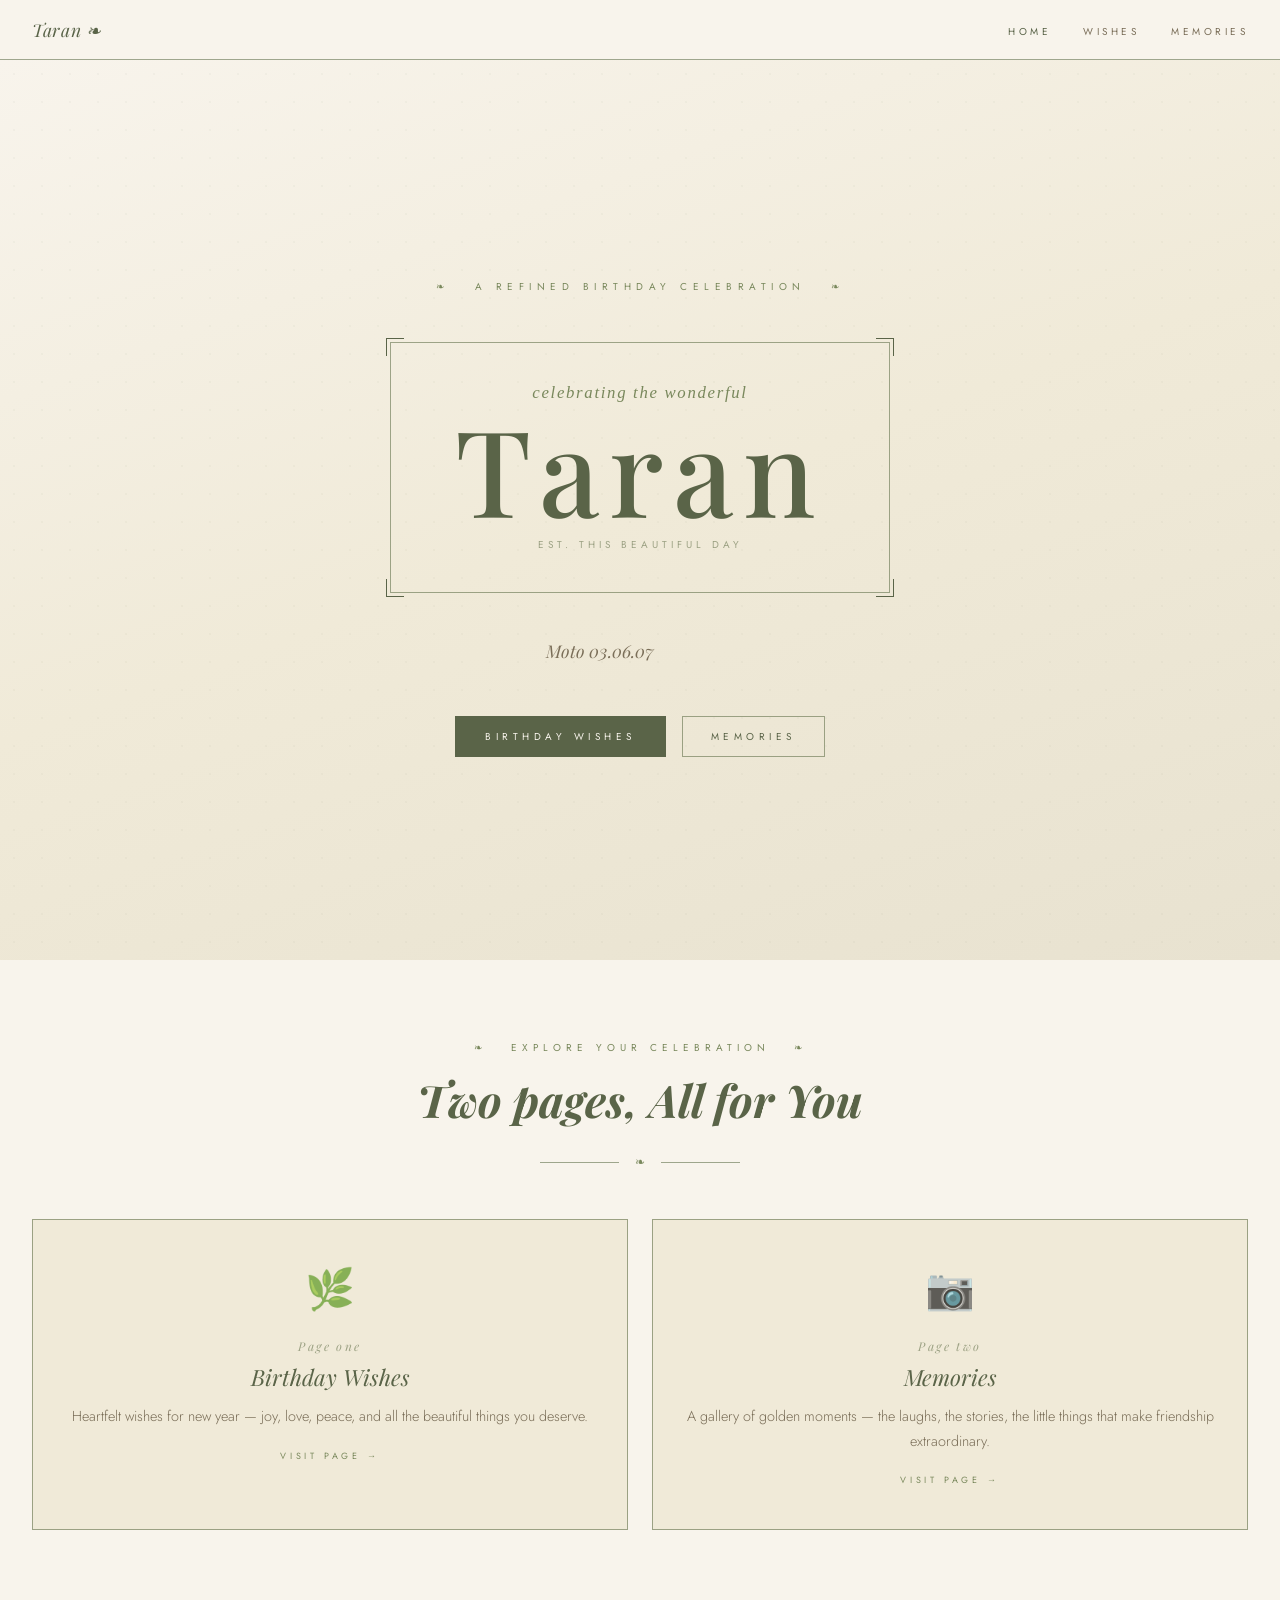
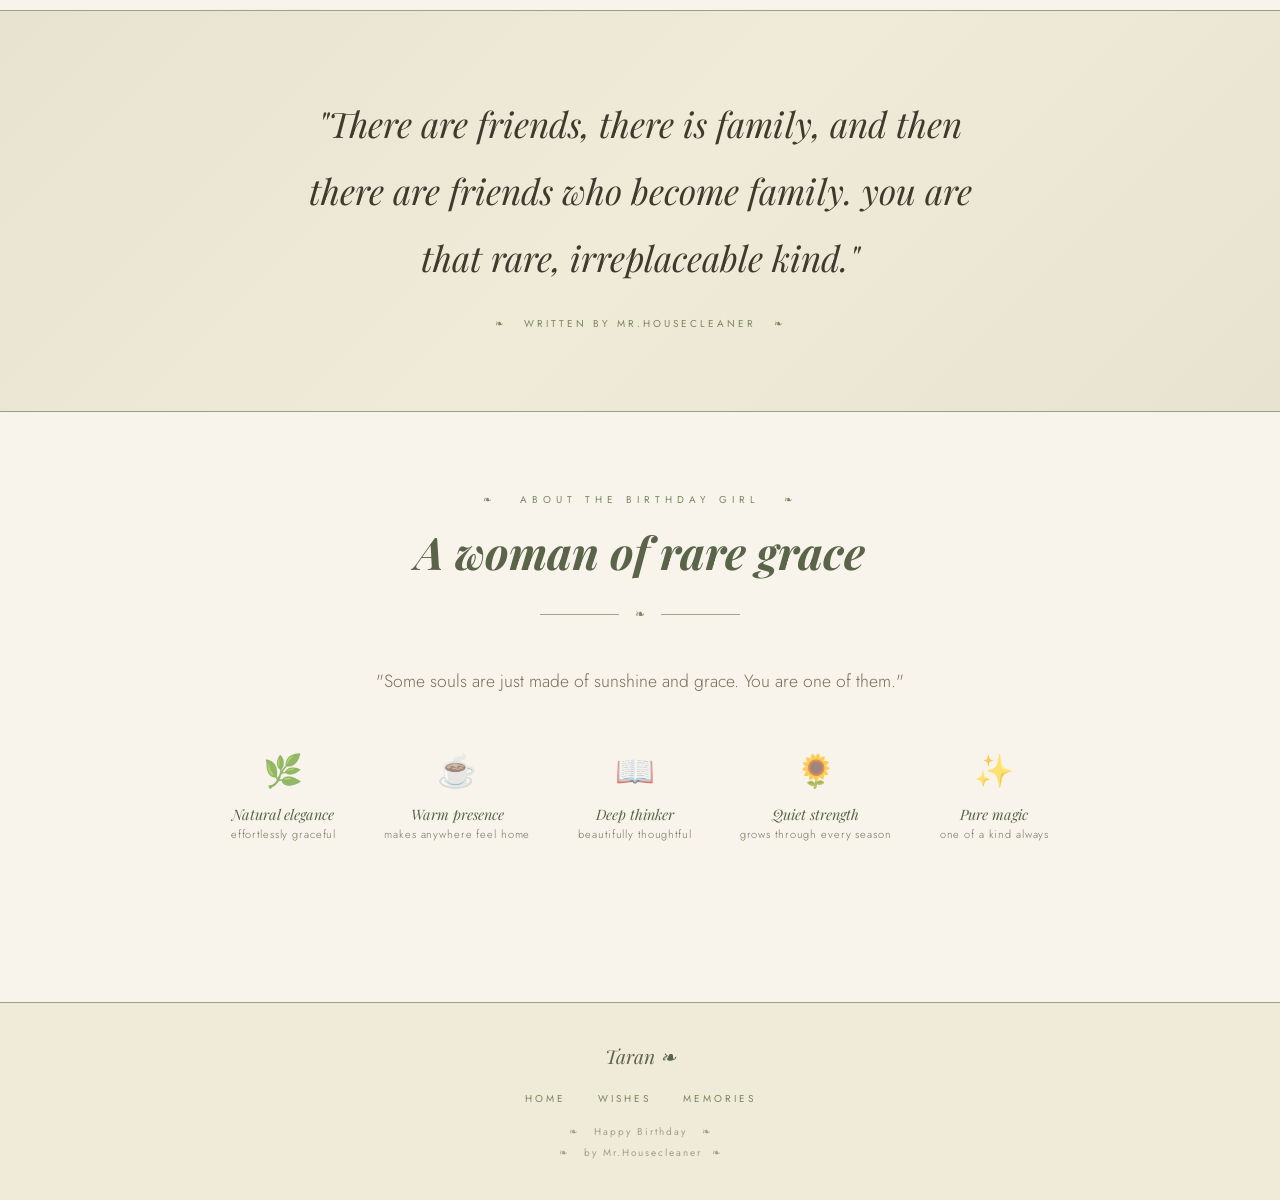
<file: index.html>
<!DOCTYPE html>
<html lang="en">
<head>
<meta charset="UTF-8">
<meta name="viewport" content="width=device-width, initial-scale=1.0">
<title>Happy Birthday, Taran ❧</title>
<link rel="stylesheet" href="style.css">
<style>
/* ── HOME HERO ── */
.hero{
  min-height:100vh;display:flex;flex-direction:column;
  align-items:center;justify-content:center;
  text-align:center;padding:5rem 2rem 4rem;
  background:linear-gradient(160deg,#f8f4ec 0%,#f0ead8 50%,#e8e2d0 100%);
  position:relative;
}
.hero::before{
  content:'';position:absolute;inset:0;
  background-image:radial-gradient(circle,rgba(90,100,72,0.04) 1px,transparent 1px);
  background-size:28px 28px;
}
.hero-content{position:relative;z-index:1}
.hero-pre{
  font-size:10px;letter-spacing:0.55em;color:var(--sage-light);
  text-transform:uppercase;margin-bottom:3rem;
  animation:fadeUp 1s ease both;
}
.frame-box{
  border:1px solid var(--sage-dim);padding:2.5rem 4rem;
  position:relative;margin-bottom:2.5rem;display:inline-block;
  animation:fadeUp 1s 0.25s ease both;
}
.frame-box::before{content:'';position:absolute;top:-5px;left:-5px;width:18px;height:18px;border-top:1.5px solid var(--sage);border-left:1.5px solid var(--sage)}
.frame-box::after{content:'';position:absolute;bottom:-5px;right:-5px;width:18px;height:18px;border-bottom:1.5px solid var(--sage);border-right:1.5px solid var(--sage)}
.fc-tr{position:absolute;top:-5px;right:-5px;width:18px;height:18px;border-top:1.5px solid var(--sage);border-right:1.5px solid var(--sage)}
.fc-bl{position:absolute;bottom:-5px;left:-5px;width:18px;height:18px;border-bottom:1.5px solid var(--sage);border-left:1.5px solid var(--sage)}
.hero-florish{
  font-family:'IM Fell English',serif;font-size:1.05rem;
  color:var(--sage-light);margin-bottom:0.5rem;font-style:italic;letter-spacing:0.1em;
}
.hero-name{
  font-family:'Playfair Display',serif;
  font-size:clamp(4rem,12vw,7.5rem);
  font-weight:500;color:var(--sage);line-height:0.95;letter-spacing:0.08em;
}
.hero-tagline{
  font-family:'Jost',sans-serif;font-size:10px;letter-spacing:0.4em;
  color:var(--sage-dim);text-transform:uppercase;margin-top:0.75rem;
}
.hero-desc{
  font-family:'Playfair Display',serif;font-size:1.1rem;font-style:italic;
  color:var(--warm);max-width:420px;line-height:2;
  animation:fadeUp 1s 0.55s ease both;
}
.hero-cta{
  margin-top:3rem;display:flex;gap:1rem;justify-content:center;flex-wrap:wrap;
  animation:fadeUp 1s 0.75s ease both;
}

/* ── SECTION NAV CARDS ── */
.pages-section{padding:5rem 2rem;text-align:center}
.cards-grid{
  display:grid;grid-template-columns:repeat(auto-fit,minmax(260px,1fr));
  gap:1.5rem;margin-top:3rem;
}
.page-card{
  background:var(--ivory2);border:0.5px solid var(--sage-dim);
  padding:2.5rem 2rem;text-align:center;text-decoration:none;color:inherit;
  transition:transform 0.3s,box-shadow 0.3s,background 0.3s;display:block;
  position:relative;overflow:hidden;
}
.page-card::after{
  content:'';position:absolute;bottom:0;left:0;right:0;
  height:2px;background:var(--sage);transform:scaleX(0);
  transform-origin:left;transition:transform 0.35s ease;
}
.page-card:hover{transform:translateY(-4px);box-shadow:0 12px 32px rgba(90,100,72,0.1);background:var(--ivory)}
.page-card:hover::after{transform:scaleX(1)}
.card-icon{font-size:2.5rem;display:block;margin-bottom:1.25rem;opacity:0.7}
.card-num{
  font-family:'Playfair Display',serif;font-size:0.75rem;font-style:italic;
  color:var(--sage-dim);margin-bottom:0.5rem;letter-spacing:0.2em;
}
.card-title{
  font-family:'Playfair Display',serif;font-size:1.4rem;font-style:italic;
  color:var(--sage);margin-bottom:0.75rem;
}
.card-desc{font-size:0.9rem;color:var(--warm);line-height:1.7;font-weight:300}
.card-link{
  display:inline-block;margin-top:1.25rem;font-size:9px;letter-spacing:0.4em;
  text-transform:uppercase;color:var(--sage-light);
}

/* ── QUOTE STRIP ── */
.quote-strip{
  padding:5rem 2rem;text-align:center;
  background:linear-gradient(135deg,var(--ivory3),var(--ivory2),var(--ivory3));
  border-top:0.5px solid var(--sage-dim);border-bottom:0.5px solid var(--sage-dim);
}
.big-quote{
  font-family:'Playfair Display',serif;font-size:clamp(1.4rem,3.5vw,2.2rem);
  font-style:italic;color:var(--earth);max-width:680px;
  margin:0 auto;line-height:1.9;font-weight:400;
}
.quote-attr{
  margin-top:1.5rem;font-size:10px;letter-spacing:0.3em;
  text-transform:uppercase;color:var(--sage-light);
}

/* ── ABOUT STRIP ── */
.about-strip{padding:5rem 2rem;text-align:center}
.about-text{
  font-size:1.1rem;color:var(--warm);line-height:2.1;
  font-weight:300;max-width:640px;margin:0 auto;
}
.traits{
  display:flex;justify-content:center;gap:3rem;flex-wrap:wrap;
  margin-top:3rem;
}
.trait{text-align:center}
.trait-icon{font-size:2rem;display:block;margin-bottom:0.6rem;opacity:0.65}
.trait-name{
  font-family:'Playfair Display',serif;font-size:0.9rem;font-style:italic;
  color:var(--sage);margin-bottom:2px;
}
.trait-desc{font-size:11px;color:var(--warm);letter-spacing:0.08em;font-weight:300}

@media(max-width:600px){
  .frame-box{padding:2rem 2rem}
  .hero-name{font-size:3.5rem}
  .cards-grid{grid-template-columns:1fr}
  .traits{gap:2rem}
}
</style>
</head>
<body>

<!-- NAV -->
<nav>
  <a href="index.html" class="nav-logo">Taran ❧</a>
  <ul class="nav-links">
    <li><a href="index.html" class="active">Home</a></li>
    <li><a href="wishes.html">Wishes</a></li>
    <li><a href="memories.html">Memories</a></li>
  </ul>
  <div class="nav-burger" onclick="toggleMenu()" aria-label="Menu">
    <span></span><span></span><span></span>
  </div>
</nav>
<div class="mobile-menu" id="mobileMenu">
  <ul>
    <li><a href="index.html">Home</a></li>
    <li><a href="wishes.html">Wishes</a></li>
    <li><a href="memories.html">Memories</a></li>
    <li><a href="gifts.html">Gifts</a></li>
  </ul>
</div>

<div class="page">

<!-- HERO -->
<section class="hero">
  <div class="hero-content">
    <div class="hero-pre">❧ &nbsp; A refined birthday celebration &nbsp; ❧</div>
    <div class="frame-box">
      <div class="fc-tr"></div><div class="fc-bl"></div>
      <div class="hero-florish">celebrating the wonderful</div>
      <div class="hero-name">Taran</div>
      <div class="hero-tagline">Est. this beautiful day</div>
    </div>
    <p class="hero-desc">  Moto 03.06.07  </p>
    <div class="hero-cta">
      <a href="wishes.html" class="btn-sage">Birthday Wishes</a>
      <a href="memories.html" class="btn-outline">Memories</a>
    </div>
  </div>
</section>

<!-- SECTION CARDS -->
<section class="pages-section">
  <div class="section-label">❧ &nbsp; explore your celebration &nbsp; ❧</div>
  <h2 class="section-title"> Two pages, All for You</h2>
  <div class="rule"><span></span><em>❧</em><span></span></div>

  <div class="cards-grid">
    <a href="wishes.html" class="page-card reveal">
      <span class="card-icon">🌿</span>
      <div class="card-num">Page one</div>
      <div class="card-title">Birthday Wishes</div>
      <p class="card-desc">Heartfelt wishes for new year — joy, love, peace, and all the beautiful things you deserve.</p>
      <span class="card-link">Visit page →</span>
    </a>
    <a href="memories.html" class="page-card reveal">
      <span class="card-icon">📷</span>
      <div class="card-num">Page two</div>
      <div class="card-title">Memories</div>
      <p class="card-desc">A gallery of golden moments — the laughs, the stories, the little things that make friendship extraordinary.</p>
      <span class="card-link">Visit page →</span>
    </a>
   
  </div>
</section>

<!-- QUOTE -->
<section class="quote-strip reveal">
  <p class="big-quote">"There are friends, there is family, and then there are friends who become family. you are that rare, irreplaceable kind."</p>
  <div class="quote-attr">❧ &nbsp; written by Mr.Housecleaner &nbsp; ❧</div>
</section>

<!-- ABOUT -->
<section class="about-strip">
  <div class="section-label reveal">❧ &nbsp; about the birthday girl &nbsp; ❧</div>
  <h2 class="section-title reveal">A woman of rare grace</h2>
  <div class="rule reveal"><span></span><em>❧</em><span></span></div>
  <p class="about-text reveal">
    "Some souls are just made of sunshine and grace. You are one of them."
  </p>
  <div class="traits">
    <div class="trait reveal"><span class="trait-icon">🌿</span><div class="trait-name">Natural elegance</div><div class="trait-desc">effortlessly graceful</div></div>
    <div class="trait reveal"><span class="trait-icon">☕</span><div class="trait-name">Warm presence</div><div class="trait-desc">makes anywhere feel home</div></div>
    <div class="trait reveal"><span class="trait-icon">📖</span><div class="trait-name">Deep thinker</div><div class="trait-desc">beautifully thoughtful</div></div>
    <div class="trait reveal"><span class="trait-icon">🌻</span><div class="trait-name">Quiet strength</div><div class="trait-desc">grows through every season</div></div>
    <div class="trait reveal"><span class="trait-icon">✨</span><div class="trait-name">Pure magic</div><div class="trait-desc">one of a kind always</div></div>
  </div>
</section>

</div><!-- end .page -->

<!-- FOOTER -->
<site-footer>
  <div class="footer-name">Taran ❧</div>
  <ul class="footer-links">
    <li><a href="index.html">Home</a></li>
    <li><a href="wishes.html">Wishes</a></li>
    <li><a href="memories.html">Memories</a></li>
  </ul>
  <div class="footer-copy">❧ &nbsp; Happy Birthday &nbsp; ❧</div>
  <div class="footer-copy">❧ &nbsp; by Mr.Housecleaner&nbsp; ❧</div>
</site-footer>

<script>
function toggleMenu(){document.getElementById('mobileMenu').classList.toggle('open')}
const revs=document.querySelectorAll('.reveal');
const io=new IntersectionObserver(e=>e.forEach(el=>{if(el.isIntersecting){el.target.classList.add('visible');io.unobserve(el.target)}}),{threshold:0.1});
revs.forEach(r=>io.observe(r));
</script>
</body>
</html>
</file>
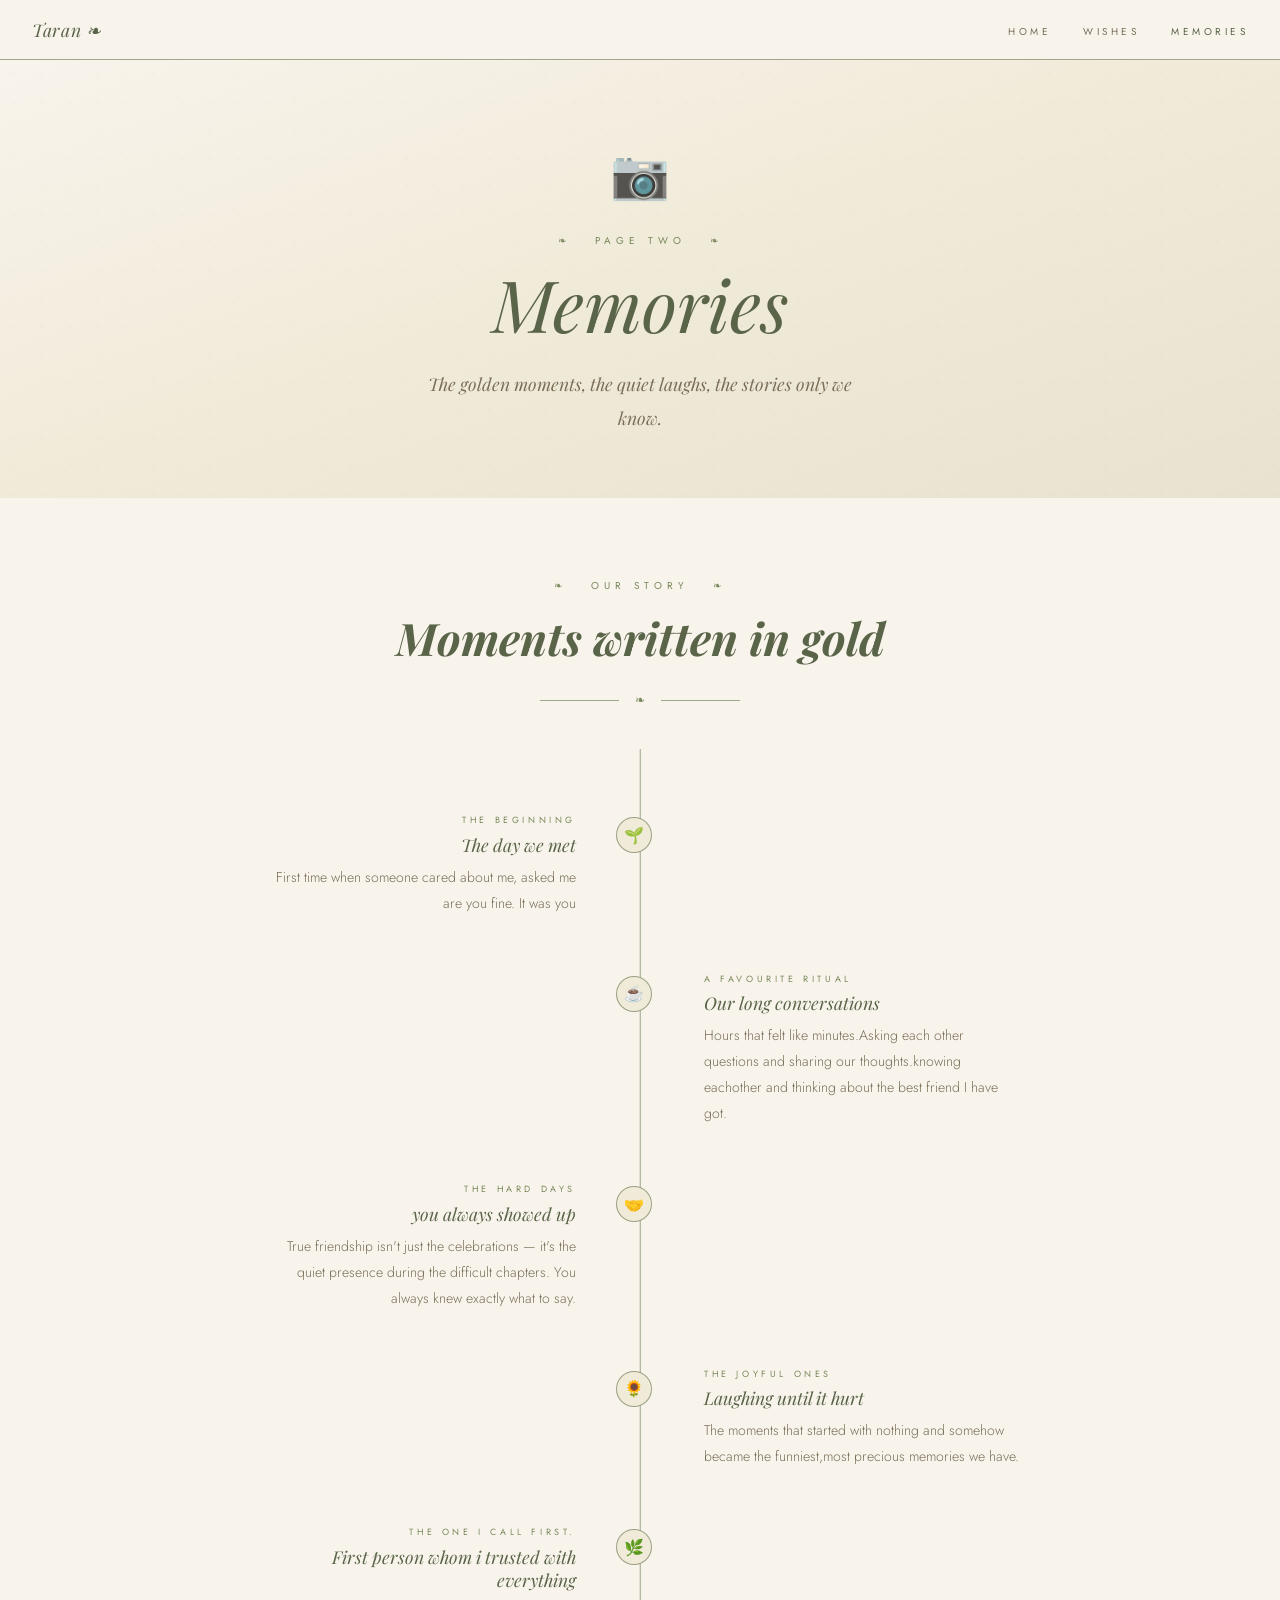
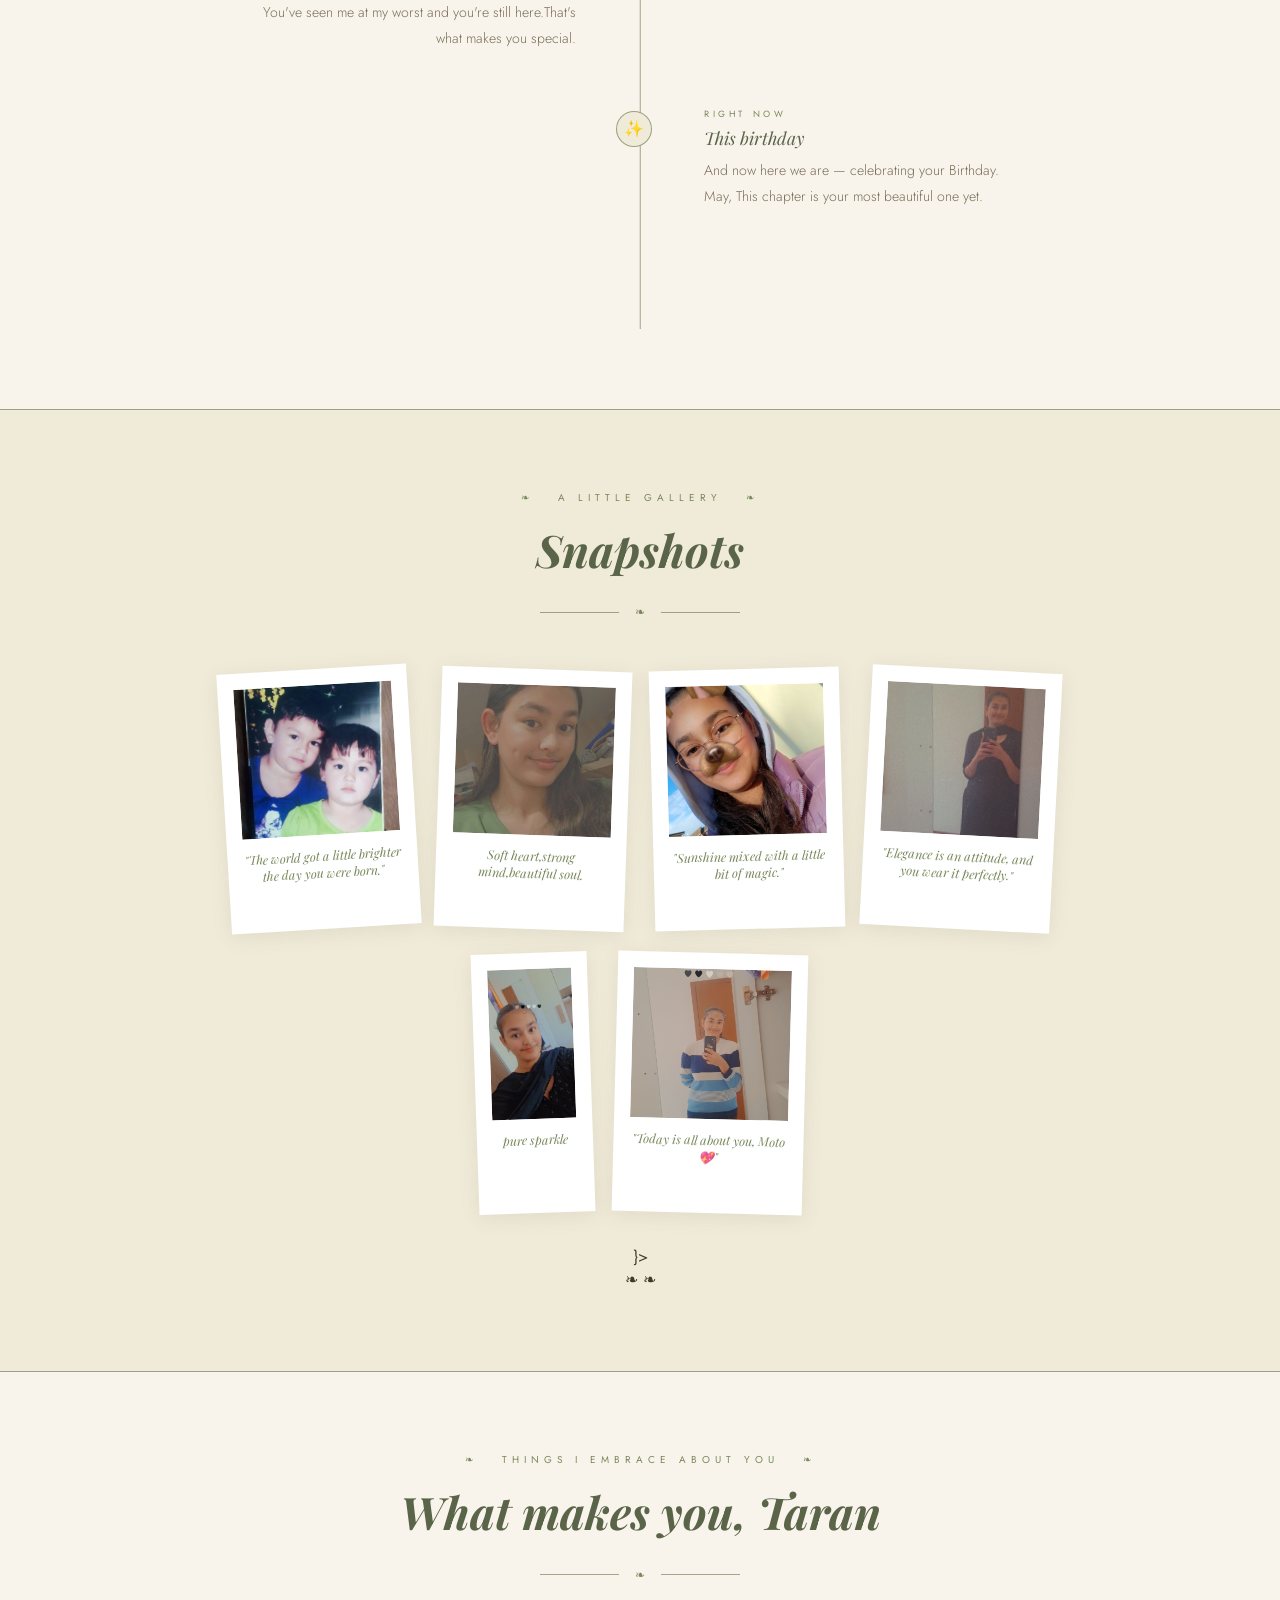
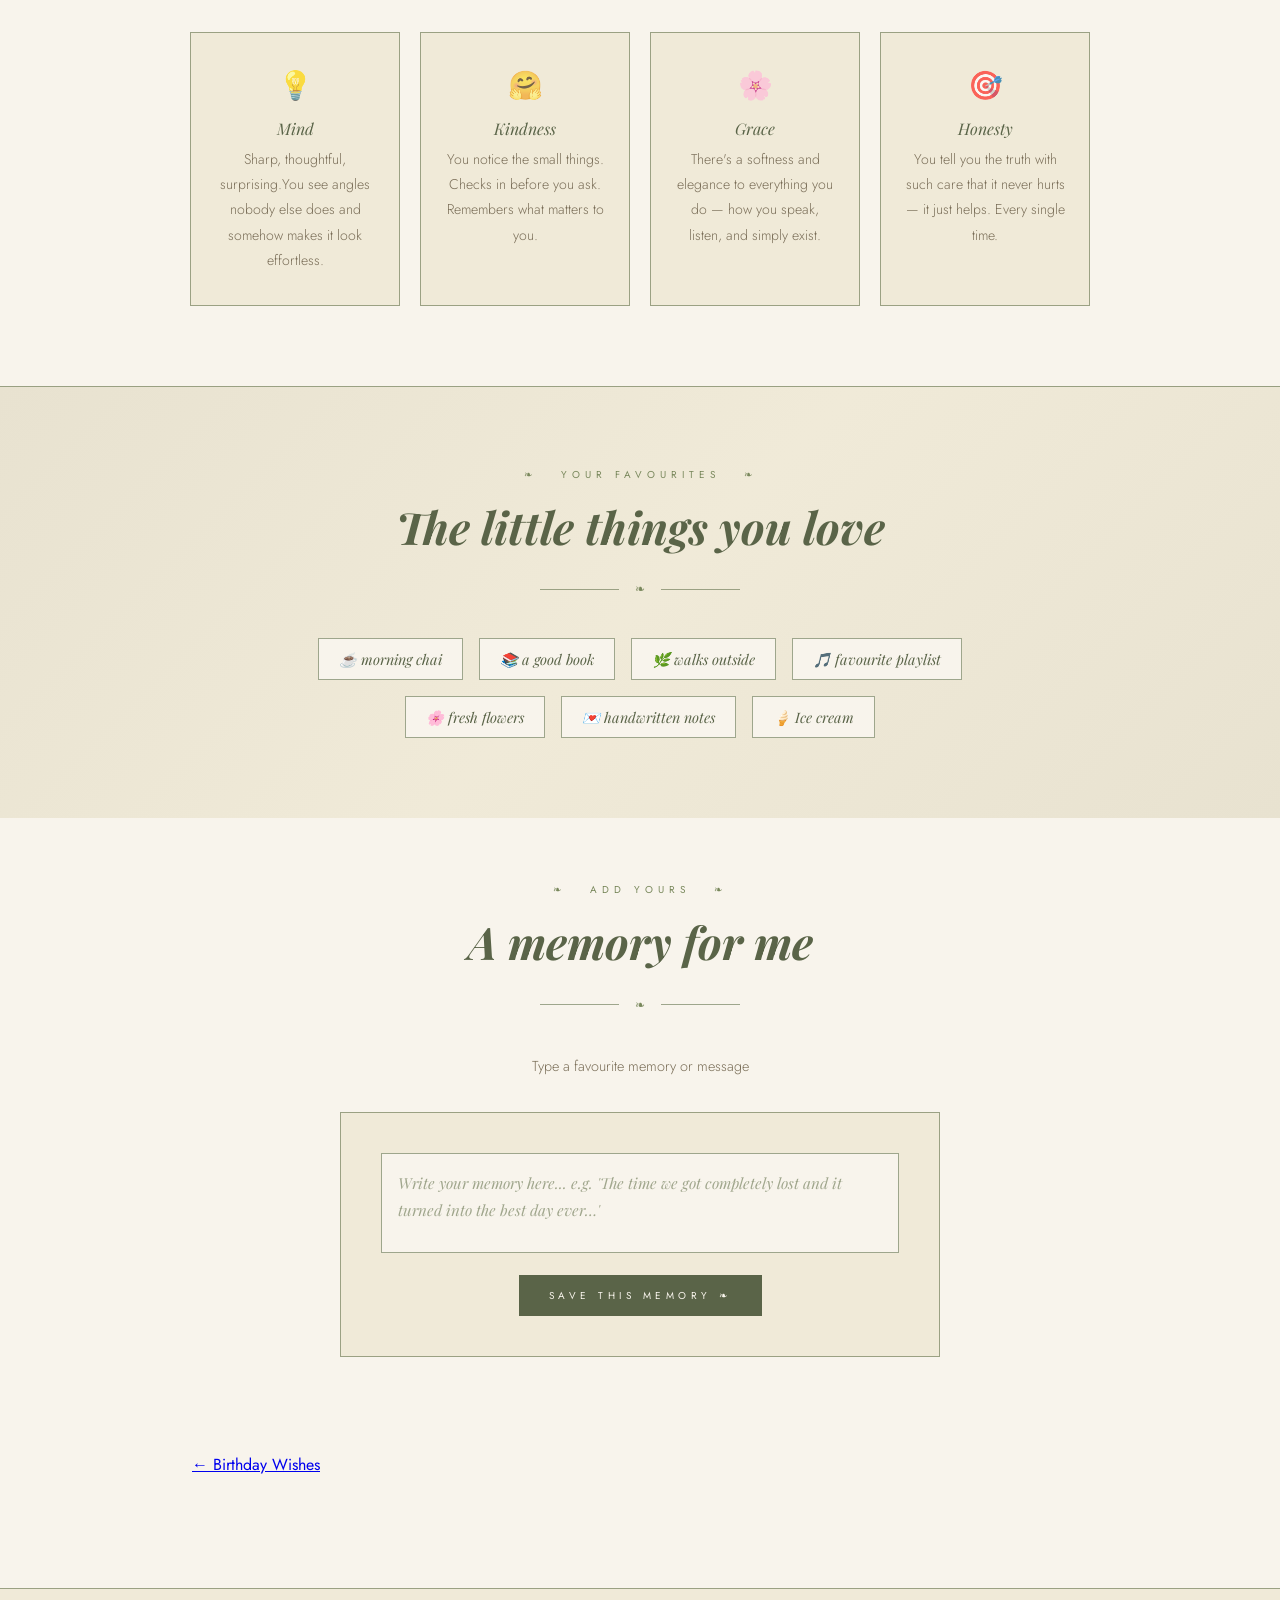
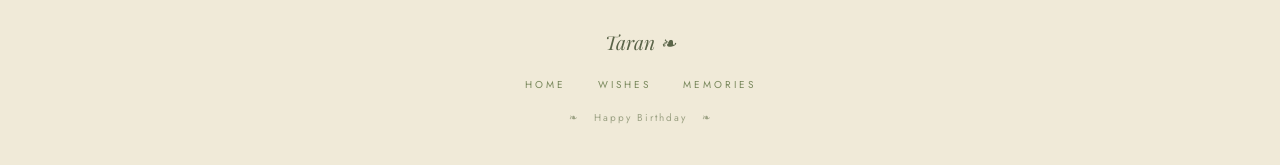
<file: memories.html>
<!DOCTYPE html>
<html lang="en">
<head>
<meta charset="UTF-8">
<meta name="viewport" content="width=device-width, initial-scale=1.0">
<title>Memories — Taran ❧</title>
<link rel="stylesheet" href="style.css">
<style>

/* ── TIMELINE ── */
.timeline{
  position:relative;padding:4rem 0;
  max-width:760px;margin:0 auto;
}
.timeline::before{
  content:'';position:absolute;left:50%;top:0;bottom:0;
  width:0.5px;background:var(--sage-dim);transform:translateX(-50%);
}
.t-item{
  display:grid;grid-template-columns:1fr 48px 1fr;
  gap:0;align-items:start;margin-bottom:3.5rem;
}
.t-item:nth-child(odd) .t-content{grid-column:1;text-align:right;padding-right:2.5rem}
.t-item:nth-child(odd) .t-dot{grid-column:2}
.t-item:nth-child(odd) .t-empty{grid-column:3}
.t-item:nth-child(even) .t-empty{grid-column:1}
.t-item:nth-child(even) .t-dot{grid-column:2}
.t-item:nth-child(even) .t-content{grid-column:3;text-align:left;padding-left:2.5rem}
.t-dot{
  width:36px;height:36px;border-radius:50%;
  background:var(--ivory2);border:1px solid var(--sage-dim);
  display:flex;align-items:center;justify-content:center;
  font-size:1rem;margin-top:4px;position:relative;z-index:1;
  transition:background 0.3s;
}
.t-item:hover .t-dot{background:var(--ivory3)}
.t-label{
  font-family:'Jost',sans-serif;font-size:9px;letter-spacing:0.4em;
  text-transform:uppercase;color:var(--sage-light);margin-bottom:0.4rem;
}
.t-title{
  font-family:'Playfair Display',serif;font-size:1.1rem;font-style:italic;
  color:var(--sage);margin-bottom:0.5rem;
}
.t-text{font-size:0.88rem;color:var(--warm);line-height:1.85;font-weight:300}

/* ── POLAROIDS ── */
.polaroid-section{
  padding:5rem 2rem;
  background:var(--ivory2);
  border-top:0.5px solid var(--sage-dim);
  border-bottom:0.5px solid var(--sage-dim);
}
.polaroid-grid{
  display:flex;justify-content:center;flex-wrap:wrap;
  gap:1.5rem;margin-top:3rem;
}
.polaroid{
  background:#fff;padding:1rem 1rem 3rem;
  box-shadow:0 4px 20px rgba(90,100,72,0.1);
  max-width:190px;cursor:pointer;
  transition:transform 0.35s,box-shadow 0.35s;
}
.polaroid:nth-child(1){transform:rotate(-3.5deg)}
.polaroid:nth-child(2){transform:rotate(2deg)}
.polaroid:nth-child(3){transform:rotate(-1.5deg)}
.polaroid:nth-child(4){transform:rotate(3deg)}
.polaroid:nth-child(5){transform:rotate(-2deg)}
.polaroid:nth-child(6){transform:rotate(1.5deg)}
.polaroid:hover{transform:rotate(0deg) scale(1.06)!important;box-shadow:0 12px 30px rgba(90,100,72,0.15);z-index:2}
.polaroid-img{
  width:100%;height:150px;display:flex;align-items:center;
  justify-content:center;font-size:3.2rem;
  background:linear-gradient(135deg,var(--ivory),var(--ivory2));
  margin-bottom:0.75rem;
}
.polaroid-cap{
  font-family:'Playfair Display',serif;font-size:0.78rem;
  font-style:italic;color:var(--sage-light);text-align:center;
}

/* ── TRAITS ── */
.traits-section{padding:5rem 2rem;text-align:center}
.traits-grid{
  display:grid;grid-template-columns:repeat(auto-fit,minmax(200px,1fr));
  gap:1.25rem;margin-top:3rem;max-width:900px;margin-left:auto;margin-right:auto;
}
.trait-card{
  background:var(--ivory2);border:0.5px solid var(--sage-dim);
  padding:2rem 1.5rem;transition:transform 0.3s;
}
.trait-card:hover{transform:translateY(-3px)}
.trait-emoji{font-size:1.75rem;display:block;margin-bottom:0.75rem;opacity:0.7}
.trait-title{
  font-family:'Playfair Display',serif;font-style:italic;
  font-size:1rem;color:var(--sage);margin-bottom:0.5rem;
}
.trait-text{font-size:0.88rem;color:var(--warm);line-height:1.8;font-weight:300}

/* ── FAVOURITE THINGS ── */
.favs-section{
  padding:5rem 2rem;text-align:center;
  background:linear-gradient(135deg,var(--ivory3),var(--ivory2),var(--ivory3));
  border-top:0.5px solid var(--sage-dim);
}
.favs-row{
  display:flex;flex-wrap:wrap;justify-content:center;
  gap:1rem;margin-top:2.5rem;max-width:760px;margin-left:auto;margin-right:auto;
}
.fav-chip{
  background:var(--ivory);border:0.5px solid var(--sage-dim);
  padding:10px 20px;font-family:'Playfair Display',serif;
  font-style:italic;font-size:0.9rem;color:var(--sage);
  transition:background 0.3s,transform 0.2s;cursor:default;
}
.fav-chip:hover{background:var(--ivory3);transform:translateY(-2px)}

/* ── ADD MEMORY CTA ── */
.memory-cta{
  padding:4rem 2rem;text-align:center;
}
.memory-input-box{
  max-width:600px;margin:2rem auto 0;
  background:var(--ivory2);border:0.5px solid var(--sage-dim);padding:2.5rem;
}
.memory-input-box textarea{
  width:100%;border:0.5px solid var(--sage-dim);background:var(--ivory);
  padding:1rem;font-family:'Playfair Display',serif;font-style:italic;
  font-size:0.95rem;color:var(--earth);line-height:1.8;resize:none;
  outline:none;min-height:100px;
}
.memory-input-box textarea:focus{border-color:var(--sage-light)}
.memory-input-box textarea::placeholder{color:var(--sage-dim)}
.memory-result{
  margin-top:1.5rem;padding:1.25rem 1.5rem;
  background:var(--ivory3);border-left:2px solid var(--sage);
  font-family:'Playfair Display',serif;font-style:italic;
  font-size:0.95rem;color:var(--earth);line-height:1.8;
  display:none;text-align:left;
}

/* Mobile timeline */
@media(max-width:640px){
  .timeline::before{left:20px}
  .t-item{grid-template-columns:28px 1fr!important}
  .t-item:nth-child(odd) .t-content,
  .t-item:nth-child(even) .t-content{grid-column:2!important;text-align:left!important;padding-left:1.5rem!important;padding-right:0!important}
  .t-item:nth-child(odd) .t-dot,
  .t-item:nth-child(even) .t-dot{grid-column:1!important}
  .t-empty{display:none!important}
  .t-dot{width:28px;height:28px;font-size:0.8rem}
  .polaroid{max-width:150px}
  .polaroid-img{height:120px;font-size:2.5rem}
}
.polaroid-img {
  width: 100%;
  height: 150px;
  overflow: hidden;
  margin-bottom: 0.75rem;
}

.polaroid-img img {
  width: 100%;
  height: 100%;
  object-fit: cover;
  object-position: center;
  display: block;
}
</style>
</head>
<body>

<nav>
  <a href="index.html" class="nav-logo">Taran ❧</a>
  <ul class="nav-links">
    <li><a href="index.html">Home</a></li>
    <li><a href="wishes.html">Wishes</a></li>
    <li><a href="memories.html" class="active">Memories</a></li>
  </ul>
  <div class="nav-burger" onclick="toggleMenu()"><span></span><span></span><span></span></div>
</nav>
<div class="mobile-menu" id="mobileMenu">
  <ul>
    <li><a href="index.html">Home</a></li>
    <li><a href="wishes.html">Wishes</a></li>
    <li><a href="memories.html">Memories</a></li>
  </ul>
</div>

<div class="page">

<!-- PAGE HERO -->
<div class="page-hero">
  <div class="page-hero-content">
    <span class="page-hero-icon">📷</span>
    <div class="page-hero-label">❧ &nbsp; Page two &nbsp; ❧</div>
    <h1 class="page-hero-title">Memories</h1>
    <p class="page-hero-desc">The golden moments, the quiet laughs, the stories only we know.</p>
  </div>
</div>

<!-- TIMELINE -->
<section style="padding:5rem 2rem;text-align:center">
  <div class="container">
    <div class="section-label reveal">❧ &nbsp; our story &nbsp; ❧</div>
    <h2 class="section-title reveal">Moments written in gold</h2>
    <div class="rule reveal"><span></span><em>❧</em><span></span></div>

    <div class="timeline">

      <div class="t-item reveal">
        <div class="t-content">
          <div class="t-label">The beginning</div>
          <div class="t-title">The day we met</div>
          <p class="t-text"> First time when someone cared about me, asked me are you fine. It was you </p>
        </div>
        <div class="t-dot">🌱</div>
        <div class="t-empty"></div>
      </div>

      <div class="t-item reveal">
        <div class="t-empty"></div>
        <div class="t-dot">☕</div>
        <div class="t-content">
          <div class="t-label">A favourite ritual</div>
          <div class="t-title">Our long conversations</div>
          <p class="t-text">Hours that felt like minutes.Asking each other questions and sharing our thoughts.knowing eachother and thinking about the best friend I have got.</p>
        </div>
      </div>

      <div class="t-item reveal">
        <div class="t-content">
          <div class="t-label">The hard days</div>
          <div class="t-title">you always showed up</div>
          <p class="t-text">True friendship isn't just the celebrations — it's the quiet presence during the difficult chapters. You always knew exactly what to say.</p>
        </div>
        <div class="t-dot">🤝</div>
        <div class="t-empty"></div>
      </div>

      <div class="t-item reveal">
        <div class="t-empty"></div>
        <div class="t-dot">🌻</div>
        <div class="t-content">
          <div class="t-label">The joyful ones</div>
          <div class="t-title">Laughing until it hurt</div>
          <p class="t-text">The moments that started with nothing and somehow became the funniest,most precious memories we have.</p>
        </div>
      </div>

      <div class="t-item reveal">
        <div class="t-content">
          <div class="t-label">The one I call first.</div>
          <div class="t-title">First person whom i trusted with everything</div>
          <p class="t-text"> You've seen me at my worst and you're still here.That's what makes you special.  </p>
        </div>
        <div class="t-dot">🌿</div>
        <div class="t-empty"></div>
      </div>

      <div class="t-item reveal">
        <div class="t-empty"></div>
        <div class="t-dot">✨</div>
        <div class="t-content">
          <div class="t-label">Right now</div>
          <div class="t-title">This birthday</div>
          <p class="t-text">And now here we are — celebrating your Birthday. May, This chapter is your most beautiful one yet.</p>
        </div>
      </div>

    </div>
  </div>
</section>

<!-- POLAROIDS -->
<section class="polaroid-section">
  <div class="container" style="text-align:center">
    <div class="section-label reveal">❧ &nbsp; a little gallery &nbsp; ❧</div>
    <h2 class="section-title reveal">Snapshots</h2>
    <div class="rule reveal"><span></span><em>❧</em><span></span></div>
    <div class="polaroid-grid">
      <div class="polaroid reveal"><div class="polaroid-img"><img src="photo1.jpeg" alt="memory"></div><div class="polaroid-cap">"The world got a little brighter the day you were born."</div></div>
<div class="polaroid reveal"><div class="polaroid-img"><img src="photo2.jpeg" alt="memory"></div><div class="polaroid-cap">Soft heart,strong mind,beautiful soul.</div></div>
<div class="polaroid reveal"><div class="polaroid-img"><img src="photo3.jpeg" alt="memory"></div><div class="polaroid-cap">"Sunshine mixed with a little bit of magic."</div></div>
<div class="polaroid reveal"><div class="polaroid-img"><img src="photo4.jpeg" alt="memory"></div><div class="polaroid-cap">"Elegance is an attitude, and you wear it perfectly."</div></div>
<div class="polaroid reveal"><div class="polaroid-img"><img src="photo5.jpeg" alt="memory"></div><div class="polaroid-cap">pure sparkle</div></div>
<div class="polaroid reveal"><div class="polaroid-img"><img src="photo6.jpeg" alt="memory"></div><div class="polaroid-cap">"Today is all about you, Moto 💖"</div></div>
    </div>
    <p style="margin-top:2rem;font-size:0.85rem;font-style:italic;color:var(--sage-dim);font-family:'Playfair Display',serif"></p>
}></p>❧ ❧
  </div>
</section>

<!-- TRAITS -->
<section class="traits-section">
  <div class="section-label reveal">❧ &nbsp; things i embrace about you &nbsp; ❧</div>
  <h2 class="section-title reveal">What makes you, Taran</h2>
  <div class="rule reveal"><span></span><em>❧</em><span></span></div>
  <div class="traits-grid">
    <div class="trait-card reveal"><span class="trait-emoji">💡</span><div class="trait-title">Mind</div><p class="trait-text">Sharp, thoughtful, surprising.You see angles nobody else does and somehow makes it look effortless.</p></div>
    <div class="trait-card reveal"><span class="trait-emoji">🤗</span><div class="trait-title">Kindness</div><p class="trait-text">You notice the small things. Checks in before you ask. Remembers what matters to you.</p></div>
    <div class="trait-card reveal"><span class="trait-emoji">🌸</span><div class="trait-title">Grace</div><p class="trait-text">There's a softness and elegance to everything you do — how you speak, listen, and simply exist.</p></div>
    <div class="trait-card reveal"><span class="trait-emoji">🎯</span><div class="trait-title">Honesty</div><p class="trait-text">You tell you the truth with such care that it never hurts — it just helps. Every single time.</p></div>
  </div>
</section>

<!-- FAVOURITE THINGS -->
<section class="favs-section">
  <div class="section-label reveal">❧ &nbsp; Your favourites &nbsp; ❧</div>
  <h2 class="section-title reveal">The little things you love</h2>
  <div class="rule reveal"><span></span><em>❧</em><span></span></div>
  <p class="reveal" style="font-size:0.9rem;color:var(--warm);font-style:italic;font-family:'Playfair Display',serif;margin-bottom:0"></p>
  <div class="favs-row">
    <div class="fav-chip reveal">☕ morning chai</div>
    <div class="fav-chip reveal">📚 a good book</div>
    <div class="fav-chip reveal">🌿 walks outside</div>
    <div class="fav-chip reveal">🎵  favourite playlist</div>
    <div class="fav-chip reveal">🌸 fresh flowers</div>
    <div class="fav-chip reveal">💌 handwritten notes</div>
    <div class="fav-chip reveal">🍦 Ice cream</div>
  </div>
</section>

<!-- ADD A MEMORY -->
<section class="memory-cta">
  <div class="container" style="text-align:center">
    <div class="section-label reveal">❧ &nbsp; add yours &nbsp; ❧</div>
    <h2 class="section-title reveal"> A memory for me </h2>
    <div class="rule reveal"><span></span><em>❧</em><span></span></div>
    <p class="reveal" style="font-size:0.9rem;color:var(--warm);max-width:480px;margin:0 auto;line-height:1.8;font-weight:300">
      Type a favourite memory or message 
    </p>
    <div class="memory-input-box reveal">
      <textarea id="memInput" placeholder="Write your memory here... e.g. 'The time we got completely lost and it turned into the best day ever…'"></textarea>
      <div style="margin-top:1rem;text-align:center">
        <button class="btn-sage" onclick="addMemory()">Save this memory ❧</button>
      </div>
      <div class="memory-result" id="memResult"></div>
    </div>
  </div>
</section>

<!-- PAGE NAV -->
<div class="page-nav" style="max-width:960px;margin:0 auto;padding:2rem">
  <a href="wishes.html">← Birthday Wishes</a>
</div>

</div><!-- end .page -->

<site-footer>
  <div class="footer-name">Taran ❧</div>
  <ul class="footer-links">
    <li><a href="index.html">Home</a></li>
    <li><a href="wishes.html">Wishes</a></li>
    <li><a href="memories.html">Memories</a></li>

  </ul>
  <div class="footer-copy">❧ &nbsp; Happy Birthday &nbsp; ❧</div>
</site-footer>

<script>
function toggleMenu(){document.getElementById('mobileMenu').classList.toggle('open')}
const revs=document.querySelectorAll('.reveal');
const io=new IntersectionObserver(e=>e.forEach(el=>{if(el.isIntersecting){el.target.classList.add('visible');io.unobserve(el.target)}}),{threshold:0.1});
revs.forEach(r=>io.observe(r));

function addMemory(){
  const val=document.getElementById('memInput').value.trim();
  if(!val)return;
  const el=document.getElementById('memResult');
  el.style.display='block';
  el.innerHTML='<em style="font-size:0.8rem;color:var(--sage-light);letter-spacing:0.2em;text-transform:uppercase;font-style:normal">❧ A memory for Taran ❧</em><br><br>"'+val+'"';
  document.getElementById('memInput').value='';
}
</script>
</body>
</html>
</file>
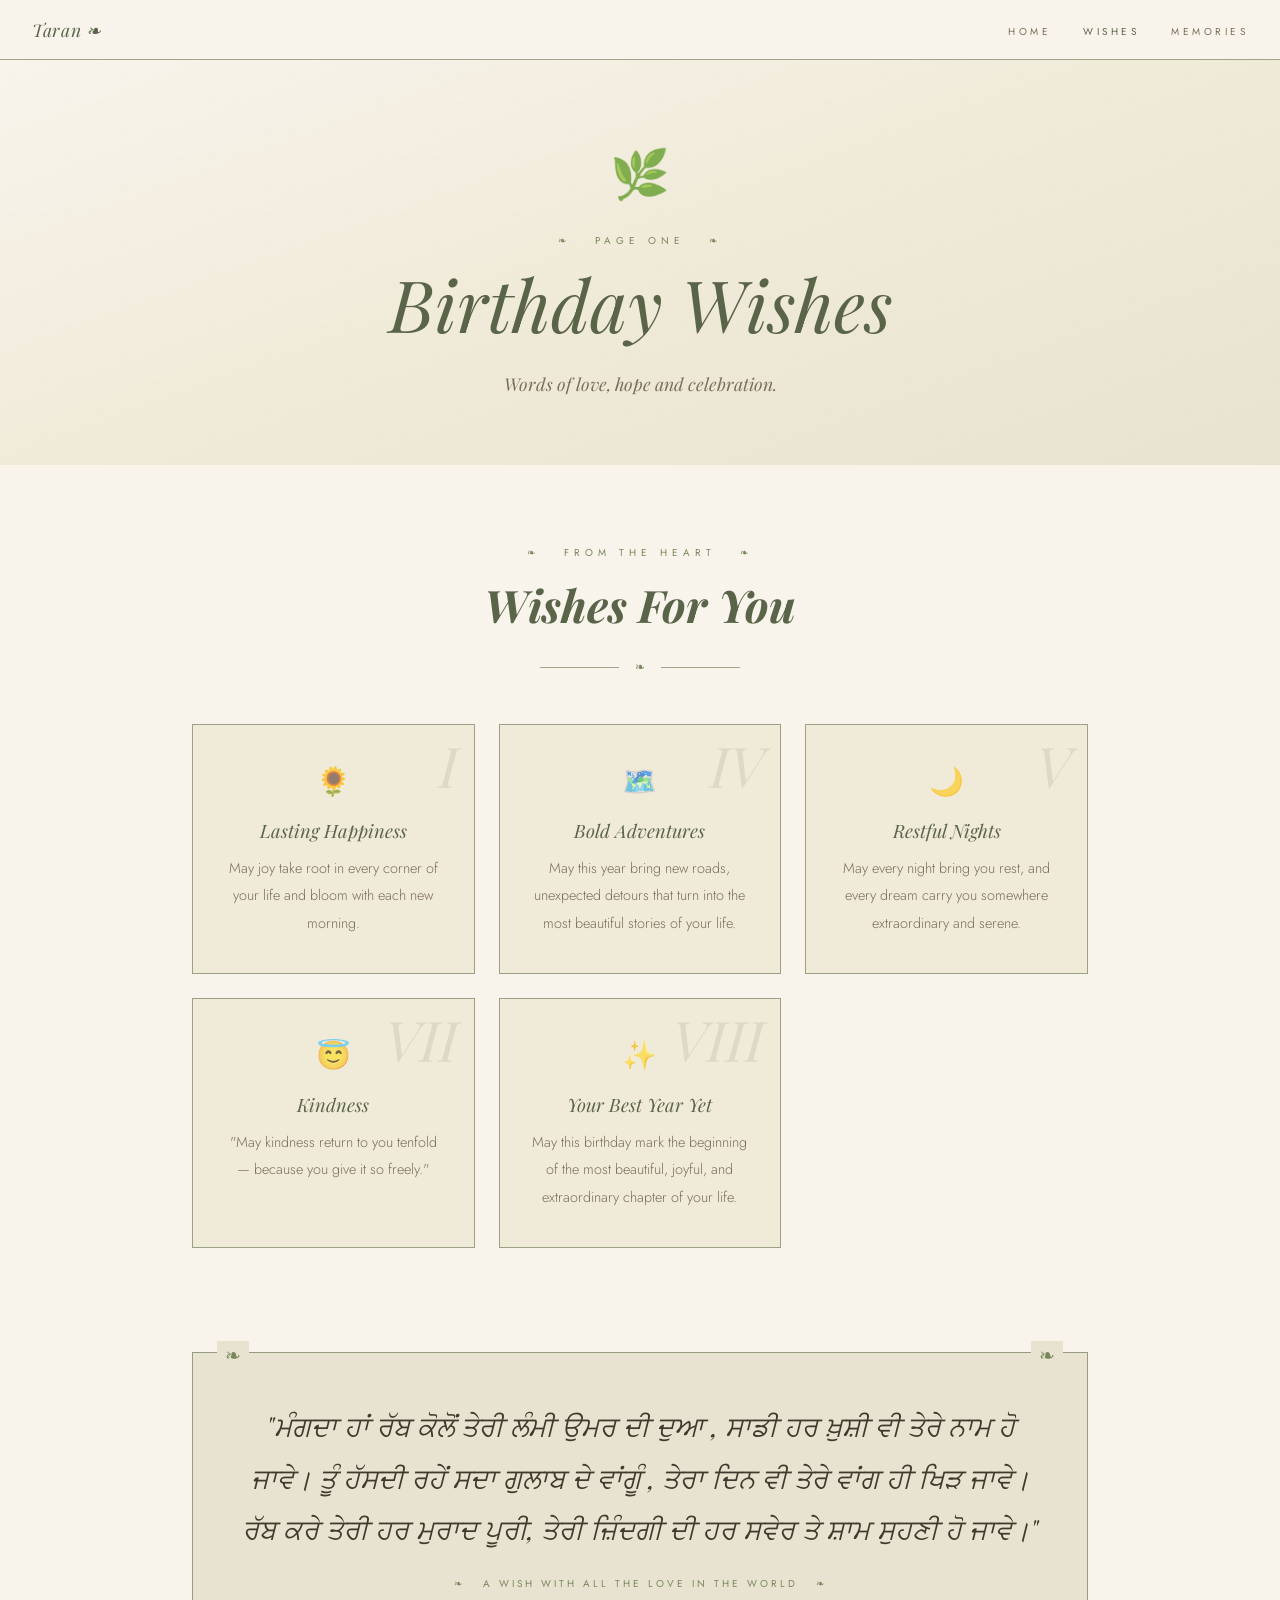
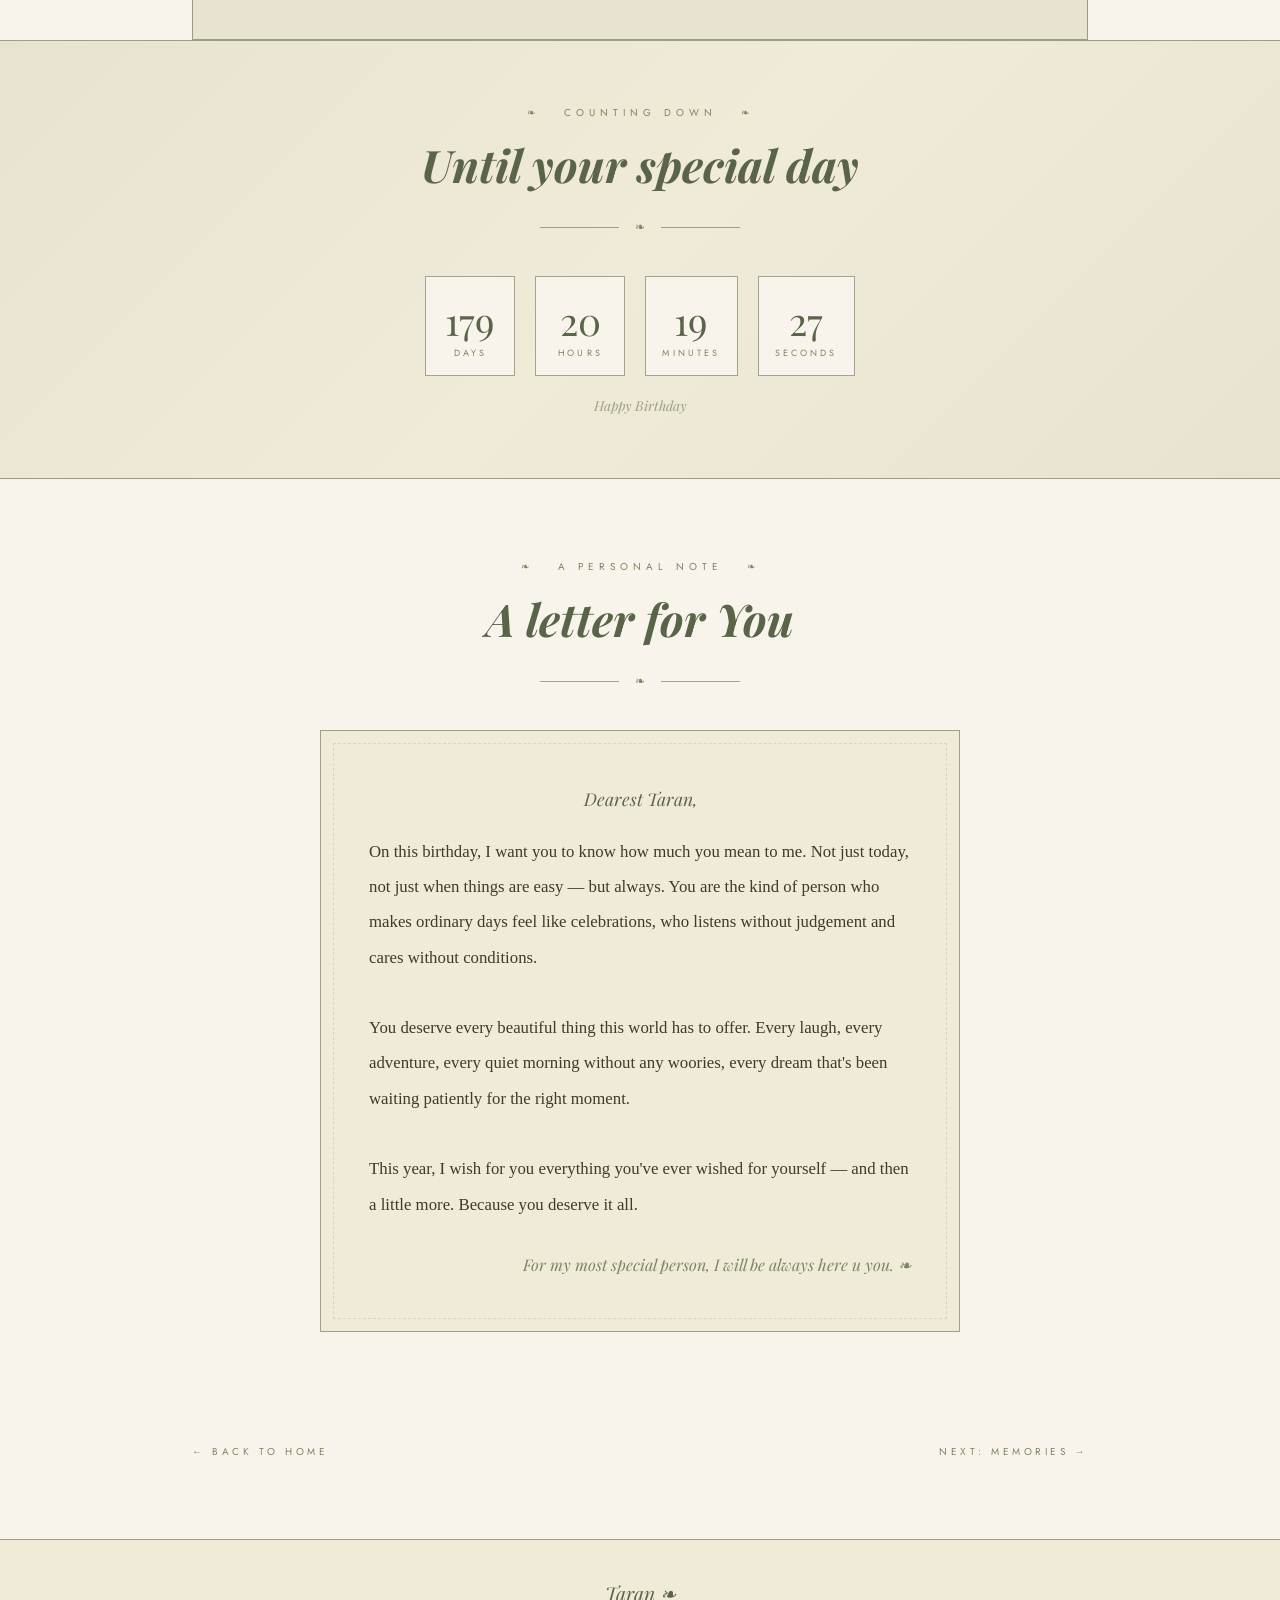
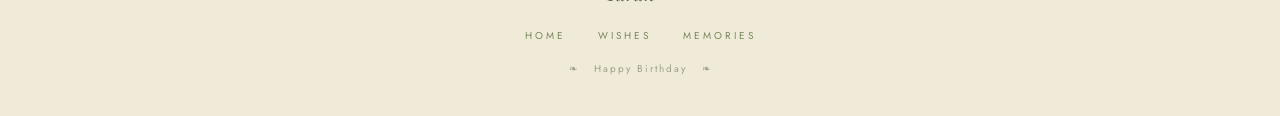
<file: wishes.html>
<!DOCTYPE html>
<html lang="en">
<head>
<meta charset="UTF-8">
<meta name="viewport" content="width=device-width, initial-scale=1.0">
<title>Birthday Wishes ❧</title>
<link rel="stylesheet" href="style.css">
<style>
/* ── WISHES PAGE ── */
.wishes-grid{
  display:grid;grid-template-columns:repeat(auto-fit,minmax(280px,1fr));
  gap:1.5rem;margin-top:3rem;
}
.wish-card{
  background:var(--ivory2);border:0.5px solid var(--sage-dim);
  padding:2.25rem 2rem;position:relative;transition:transform 0.3s,box-shadow 0.3s,background 0.3s;
}
.wish-card:hover{transform:translateY(-4px);box-shadow:0 10px 28px rgba(90,100,72,0.09);background:var(--ivory)}
.wish-num{
  font-family:'Playfair Display',serif;font-size:3.5rem;font-style:italic;
  color:rgba(90,100,72,0.12);position:absolute;top:12px;right:16px;line-height:1;
}
.wish-icon{font-size:1.75rem;display:block;margin-bottom:1rem;opacity:0.7}
.wish-title{font-family:'Playfair Display',serif;font-size:1.15rem;font-style:italic;color:var(--sage);margin-bottom:0.75rem}
.wish-text{font-size:0.9rem;color:var(--warm);line-height:1.9;font-weight:300}

/* Big wish */
.big-wish{
  background:var(--ivory3);border:1px solid var(--sage-dim);
  padding:3rem 2.5rem;text-align:center;margin-top:1.5rem;
  position:relative;
}
.big-wish::before,.big-wish::after{content:'❧';position:absolute;top:-12px;font-size:1.2rem;color:var(--sage-light);background:var(--ivory3);padding:0 8px}
.big-wish::before{left:24px}.big-wish::after{right:24px}
.big-wish-text{font-family:'Playfair Display',serif;font-size:clamp(1.2rem,3vw,1.7rem);font-style:italic;color:var(--earth);line-height:1.9}
.big-wish-sig{margin-top:1.25rem;font-size:10px;letter-spacing:0.3em;text-transform:uppercase;color:var(--sage-light)}

/* Countdown */
.cd-section{
  padding:4rem 2rem;text-align:center;
  background:linear-gradient(135deg,var(--ivory3),var(--ivory2),var(--ivory3));
  border-top:0.5px solid var(--sage-dim);border-bottom:0.5px solid var(--sage-dim);
}
.cd-wrap{display:flex;justify-content:center;gap:1.25rem;margin-top:2rem;flex-wrap:wrap}
.cd-block{min-width:90px;background:var(--ivory);border:0.5px solid var(--sage-dim);padding:1.5rem 1rem 1rem}
.cd-num{font-family:'Playfair Display',serif;font-size:2.4rem;color:var(--sage);display:block;line-height:1}
.cd-label{font-family:'Jost',sans-serif;font-size:9px;letter-spacing:0.35em;color:var(--sage-light);text-transform:uppercase;margin-top:6px;display:block}

/* Letter section */
.letter-section{padding:5rem 2rem;text-align:center}
.letter-box{
  max-width:640px;margin:0 auto;
  background:var(--ivory2);border:0.5px solid var(--sage-dim);
  padding:3.5rem 3rem;position:relative;
}
.letter-box::before{
  content:'';position:absolute;top:12px;left:12px;right:12px;bottom:12px;
  border:0.5px dashed rgba(90,100,72,0.15);pointer-events:none;
}
.letter-salutation{
  font-family:'Playfair Display',serif;font-size:1.1rem;font-style:italic;
  color:var(--sage);margin-bottom:1.5rem;
}
.letter-body{
  font-family:'IM Fell English',serif;font-size:1.05rem;
  color:var(--earth);line-height:2.1;text-align:left;
}
.letter-sign{
  margin-top:2rem;text-align:right;
  font-family:'Playfair Display',serif;font-style:italic;
  color:var(--sage-light);font-size:1rem;
}

/* Nav between pages */
.page-nav{
  display:flex;justify-content:space-between;align-items:center;
  padding:2rem 2rem 0;max-width:960px;margin:0 auto;flex-wrap:wrap;gap:1rem;
}
.page-nav a{
  font-size:10px;letter-spacing:0.35em;text-transform:uppercase;
  color:var(--sage-light);text-decoration:none;display:flex;align-items:center;gap:6px;
}
.page-nav a:hover{color:var(--sage)}

@media(max-width:600px){.letter-box{padding:2.5rem 1.75rem}.wishes-grid{grid-template-columns:1fr}}
</style>
</head>
<body>

<nav>
  <a href="index.html" class="nav-logo">Taran ❧</a>
  <ul class="nav-links">
    <li><a href="index.html">Home</a></li>
    <li><a href="wishes.html" class="active">Wishes</a></li>
    <li><a href="memories.html">Memories</a></li>
  </ul>
  <div class="nav-burger" onclick="toggleMenu()"><span></span><span></span><span></span></div>
</nav>
<div class="mobile-menu" id="mobileMenu">
  <ul>
    <li><a href="index.html">Home</a></li>
    <li><a href="wishes.html">Wishes</a></li>
    <li><a href="memories.html">Memories</a></li>
  </ul>
</div>

<div class="page">

<!-- PAGE HERO -->
<div class="page-hero">
  <div class="page-hero-content">
    <span class="page-hero-icon">🌿</span>
    <div class="page-hero-label">❧ &nbsp; Page one &nbsp; ❧</div>
    <h1 class="page-hero-title">Birthday Wishes</h1>
    <p class="page-hero-desc">Words of love, hope and celebration.</p>
  </div>
</div>

<div class="container">

  <!-- WISH CARDS -->
  <section style="padding:5rem 0;text-align:center">
    <div class="section-label">❧ &nbsp; from the heart &nbsp; ❧</div>
    <h2 class="section-title"> Wishes For You</h2>
    <div class="rule"><span></span><em>❧</em><span></span></div>

    <div class="wishes-grid">
      <div class="wish-card reveal">
        <div class="wish-num">I</div>
        <span class="wish-icon">🌻</span>
        <div class="wish-title">Lasting Happiness</div>
        <p class="wish-text">May joy take root in every corner of your life and bloom with each new morning.</p>
      </div>
      <div class="wish-card reveal">
        <div class="wish-num">IV</div>
        <span class="wish-icon">🗺️</span>
        <div class="wish-title">Bold Adventures</div>
        <p class="wish-text">May this year bring new roads, unexpected detours that turn into the most beautiful stories of your life.</p>
      </div>
      <div class="wish-card reveal">
        <div class="wish-num">V</div>
        <span class="wish-icon">🌙</span>
        <div class="wish-title">Restful Nights</div>
        <p class="wish-text">May every night bring you rest, and every dream carry you somewhere extraordinary and serene.</p>
      </div>
      <div class="wish-card reveal">
        <div class="wish-num">VII</div>
        <span class="wish-icon">😇</span>
        <div class="wish-title">Kindness</div>
        <p class="wish-text">"May kindness return to you tenfold — because you give it so freely."</p>
      </div>
      <div class="wish-card reveal">
        <div class="wish-num">VIII</div>
        <span class="wish-icon">✨</span>
        <div class="wish-title">Your Best Year Yet</div>
        <p class="wish-text">May this birthday mark the beginning of the most beautiful, joyful, and extraordinary chapter of your life.</p>
      </div>
    </div>
  </section>

  <!-- BIG WISH -->
  <div class="big-wish reveal">
    <p class="big-wish-text">"ਮੰਗਦਾ ਹਾਂ ਰੱਬ ਕੋਲੋਂ ਤੇਰੀ ਲੰਮੀ ਉਮਰ ਦੀ ਦੁਆ ,
                              ਸਾਡੀ ਹਰ ਖ਼ੁਸ਼ੀ ਵੀ ਤੇਰੇ ਨਾਮ ਹੋ ਜਾਵੇ।
                              ਤੂੰ ਹੱਸਦੀ ਰਹੇਂ ਸਦਾ ਗੁਲਾਬ ਦੇ ਵਾਂਗੂੰ , 
                              ਤੇਰਾ ਦਿਨ ਵੀ ਤੇਰੇ ਵਾਂਗ ਹੀ ਖਿੜ ਜਾਵੇ।     
                              ਰੱਬ ਕਰੇ ਤੇਰੀ ਹਰ ਮੁਰਾਦ ਪੂਰੀ, 
                              ਤੇਰੀ ਜ਼ਿੰਦਗੀ ਦੀ ਹਰ ਸਵੇਰ ਤੇ ਸ਼ਾਮ ਸੁਹਣੀ ਹੋ ਜਾਵੇ।"</p>
    <div class="big-wish-sig">❧ &nbsp; a wish with all the love in the world &nbsp; ❧</div>
  </div>

</div>

<!-- COUNTDOWN -->
<section class="cd-section reveal">
  <div class="section-label">❧ &nbsp; counting down &nbsp; ❧</div>
  <h2 class="section-title">Until your special day</h2>
  <div class="rule"><span></span><em>❧</em><span></span></div>
  <div class="cd-wrap">
    <div class="cd-block"><span class="cd-num" id="cd-d">--</span><span class="cd-label">Days</span></div>
    <div class="cd-block"><span class="cd-num" id="cd-h">--</span><span class="cd-label">Hours</span></div>
    <div class="cd-block"><span class="cd-num" id="cd-m">--</span><span class="cd-label">Minutes</span></div>
    <div class="cd-block"><span class="cd-num" id="cd-s">--</span><span class="cd-label">Seconds</span></div>
  </div>
  <p style="margin-top:1.25rem;font-size:0.85rem;font-style:italic;color:var(--sage-dim);font-family:'Playfair Display',serif"> Happy Birthday</p>
</section>

<!-- LETTER -->
<section class="letter-section">
  <div class="container" style="text-align:center">
    <div class="section-label reveal">❧ &nbsp; a personal note &nbsp; ❧</div>
    <h2 class="section-title reveal">A letter for You</h2>
    <div class="rule reveal"><span></span><em>❧</em><span></span></div>
    <div class="letter-box reveal">
      <div class="letter-salutation">Dearest Taran,</div>
      <p class="letter-body">
        On this birthday, I want you to know how much you mean to me. Not just today, not just when things are easy — but always. You are the kind of person who makes ordinary days feel like celebrations, who listens without judgement and cares without conditions.<br><br>
        You deserve every beautiful thing this world has to offer. Every laugh, every adventure, every quiet morning without any woories, every dream that's been waiting patiently for the right moment.<br><br>
        This year, I wish for you everything you've ever wished for yourself — and then a little more. Because you deserve it all.
      </p>
      <div class="letter-sign"> For my most special person, I will be always here u you. ❧</div>
    </div>
  </div>
</section>

<!-- PAGE NAV -->
<div class="page-nav">
  <a href="index.html">← Back to home</a>
  <a href="memories.html">Next: Memories →</a>
</div>

</div><!-- end .page -->

<site-footer>
  <div class="footer-name">Taran ❧</div>
  <ul class="footer-links">
    <li><a href="index.html">Home</a></li>
    <li><a href="wishes.html">Wishes</a></li>
    <li><a href="memories.html">Memories</a></li>
  </ul>
  <div class="footer-copy">❧ &nbsp; Happy Birthday &nbsp; ❧</div>
</site-footer>

<script>
function toggleMenu(){document.getElementById('mobileMenu').classList.toggle('open')}
const revs=document.querySelectorAll('.reveal');
const io=new IntersectionObserver(e=>e.forEach(el=>{if(el.isIntersecting){el.target.classList.add('visible');io.unobserve(el.target)}}),{threshold:0.1});
revs.forEach(r=>io.observe(r));
// Countdown — change month (0=Jan) and day
const BD=new Date(new Date().getFullYear(),5,3);
function tick(){
  const now=new Date();let t=new Date(BD);if(t<now)t.setFullYear(t.getFullYear()+1);
  const diff=t-now;
  document.getElementById('cd-d').textContent=String(Math.floor(diff/86400000)).padStart(2,'0');
  document.getElementById('cd-h').textContent=String(Math.floor((diff%86400000)/3600000)).padStart(2,'0');
  document.getElementById('cd-m').textContent=String(Math.floor((diff%3600000)/60000)).padStart(2,'0');
  document.getElementById('cd-s').textContent=String(Math.floor((diff%60000)/1000)).padStart(2,'0');
}
tick();setInterval(tick,1000);
</script>
</body>
</html>
</file>
<file: style.css>
/* ── TARAN SAGE & IVORY — SHARED STYLES ── */
@import url('https://fonts.googleapis.com/css2?family=Playfair+Display:ital,wght@0,400;0,500;0,600;1,400;1,600&family=Jost:wght@200;300;400;500&family=IM+Fell+English:ital@0;1&display=swap');

*,*::before,*::after{margin:0;padding:0;box-sizing:border-box}

:root{
  --ivory:#f8f4ec;
  --ivory2:#f0ead8;
  --ivory3:#e8e2d0;
  --sage:#5a6448;
  --sage-light:#79885c;
  --sage-dim:rgba(89, 104, 65, 0.558);
  --sage-faint:rgba(90,100,72,0.06);
  --earth:#3d3a2e;
  --warm:#7a6e58;
  --warm-dim:rgba(122,110,88,0.6);
}

html{scroll-behavior:smooth}
body{
  background:var(--ivory);
  color:var(--earth);
  font-family:'Jost',sans-serif;
  overflow-x:hidden;
  min-height:100vh;
}

/* ── NAV ── */
nav{
  position:fixed;top:0;left:0;right:0;z-index:100;
  background:rgba(248,244,236,0.95);
  backdrop-filter:blur(8px);
  border-bottom:0.5px solid var(--sage-dim);
  padding:0 2rem;
  display:flex;align-items:center;justify-content:space-between;
  height:60px;
}
.nav-logo{
  font-family:'Playfair Display',serif;
  font-size:1.1rem;font-style:italic;
  color:var(--sage);text-decoration:none;letter-spacing:0.04em;
}
.nav-links{display:flex;gap:2rem;align-items:center;list-style:none}
.nav-links a{
  font-family:'Jost',sans-serif;font-size:10px;
  letter-spacing:0.35em;text-transform:uppercase;
  color:var(--warm);text-decoration:none;
  transition:color 0.2s;
}
.nav-links a:hover,.nav-links a.active{color:var(--sage)}
.nav-burger{display:none;flex-direction:column;gap:5px;cursor:pointer;padding:4px}
.nav-burger span{width:22px;height:0.5px;background:var(--sage);display:block;transition:all 0.3s}
.mobile-menu{
  display:none;position:fixed;top:60px;left:0;right:0;
  background:var(--ivory);border-bottom:0.5px solid var(--sage-dim);
  z-index:99;padding:1.5rem 2rem;
}
.mobile-menu.open{display:block}
.mobile-menu ul{list-style:none;display:flex;flex-direction:column;gap:1.25rem}
.mobile-menu a{font-size:11px;letter-spacing:0.35em;text-transform:uppercase;color:var(--warm);text-decoration:none}

/* ── PAGE WRAPPER ── */
.page{padding-top:60px}

/* ── SHARED SECTION HELPERS ── */
.container{max-width:960px;margin:0 auto;padding:0 2rem}
.section-label{
  font-family:'Jost',sans-serif;font-size:10px;letter-spacing:0.5em;
  color:var(--sage-light);text-transform:uppercase;margin-bottom:1rem;
}
.section-title{
  font-family:'Playfair Display',serif;
  font-size:clamp(1.8rem,4vw,2.8rem);
  color:var(--sage);margin-bottom:1.5rem;
  line-height:1.3;font-style:italic;
}
.rule{
  display:flex;align-items:center;gap:1rem;
  margin:0 auto 2.5rem;max-width:200px;
}
.rule span{flex:1;height:0.5px;background:var(--sage-dim)}
.rule em{font-style:normal;color:var(--sage-light);font-size:12px}

/* ── PAGE HERO ── */
.page-hero{
  background:linear-gradient(160deg,var(--ivory) 0%,var(--ivory2) 50%,var(--ivory3) 100%);
  padding:5rem 2rem 4rem;text-align:center;position:relative;overflow:hidden;
}
.page-hero::before{
  content:'';position:absolute;inset:0;
  background-image:radial-gradient(circle,rgba(90,100,72,0.04) 1px,transparent 1px);
  background-size:28px 28px;
}
.page-hero-content{position:relative;z-index:1}
.page-hero-icon{font-size:3rem;margin-bottom:1.5rem;display:block;opacity:0.75}
.page-hero-label{
  font-family:'Jost',sans-serif;font-size:10px;letter-spacing:0.5em;
  color:var(--sage-light);text-transform:uppercase;margin-bottom:1rem;
}
.page-hero-title{
  font-family:'Playfair Display',serif;font-size:clamp(2.5rem,7vw,4.5rem);
  font-style:italic;color:var(--sage);line-height:1.1;font-weight:400;
}
.page-hero-desc{
  font-family:'Playfair Display',serif;font-size:1.1rem;font-style:italic;
  color:var(--warm);max-width:440px;line-height:1.9;margin:1.5rem auto 0;
}

/* ── FOOTER ── */
site-footer{
  display:block;padding:2.5rem 2rem;text-align:center;
  border-top:0.5px solid var(--sage-dim);
  background:var(--ivory2);margin-top:5rem;
}
.footer-name{
  font-family:'Playfair Display',serif;font-size:1.2rem;font-style:italic;
  color:var(--sage);margin-bottom:6px;
}
.footer-links{
  display:flex;justify-content:center;gap:2rem;flex-wrap:wrap;
  margin:1rem 0;list-style:none;
}
.footer-links a{
  font-size:10px;letter-spacing:0.3em;text-transform:uppercase;
  color:var(--sage-light);text-decoration:none;
}
.footer-copy{font-size:10px;color:var(--sage-dim);letter-spacing:0.2em;margin-top:6px}

/* ── BUTTONS ── */
.btn-sage{
  display:inline-block;font-family:'Jost',sans-serif;font-size:10px;
  letter-spacing:0.45em;text-transform:uppercase;color:var(--ivory);
  background:var(--sage);padding:13px 30px;text-decoration:none;
  transition:background 0.3s,transform 0.2s;border:none;cursor:pointer;
}
.btn-sage:hover{background:var(--earth);transform:translateY(-1px)}
.btn-outline{
  display:inline-block;font-family:'Jost',sans-serif;font-size:10px;
  letter-spacing:0.45em;text-transform:uppercase;color:var(--sage);
  background:transparent;padding:12px 28px;text-decoration:none;
  border:0.5px solid var(--sage-dim);transition:background 0.3s;
}
.btn-outline:hover{background:var(--sage-faint)}

/* ── ANIMATIONS ── */
@keyframes fadeUp{from{opacity:0;transform:translateY(20px)}to{opacity:1;transform:translateY(0)}}
.reveal{opacity:0;transform:translateY(24px);transition:opacity 0.8s ease,transform 0.8s ease}
.reveal.visible{opacity:1;transform:translateY(0)}

@media(max-width:700px){
  .nav-links{display:none}
  .nav-burger{display:flex}
}
</file>
